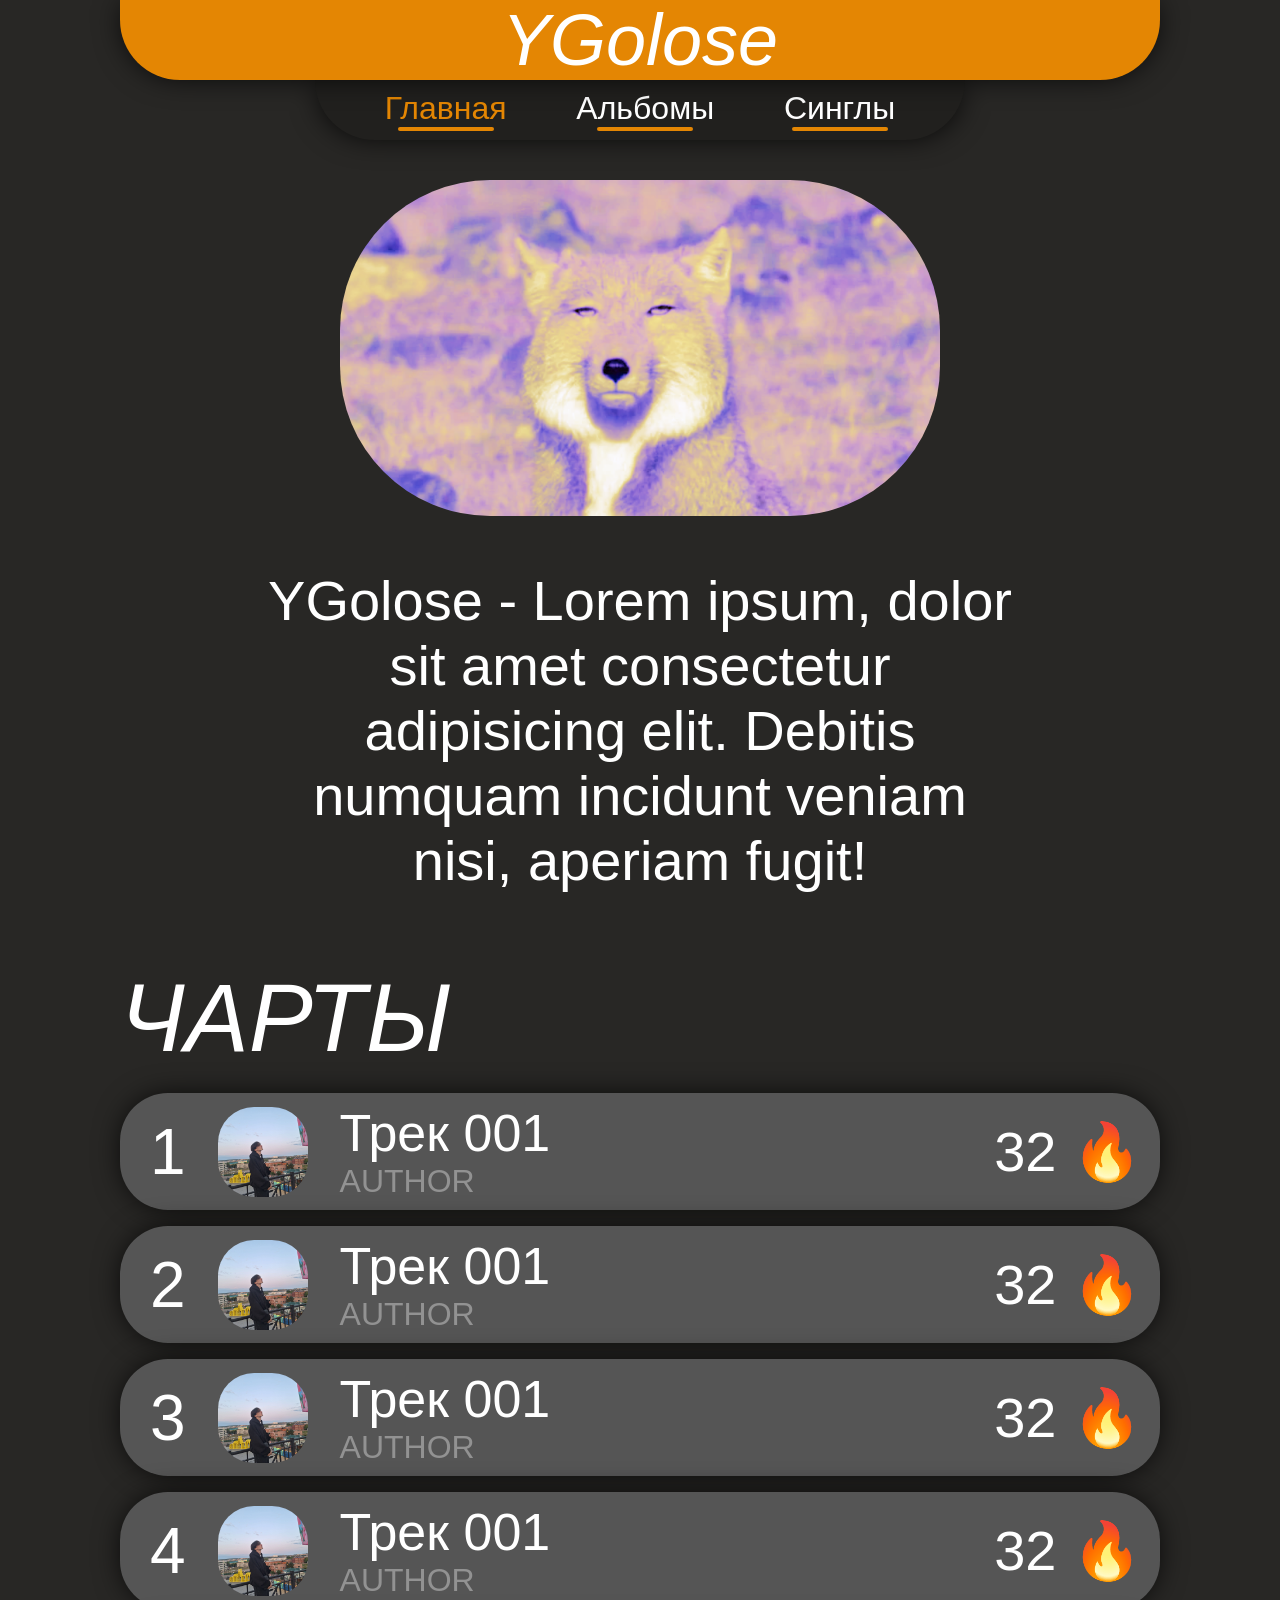
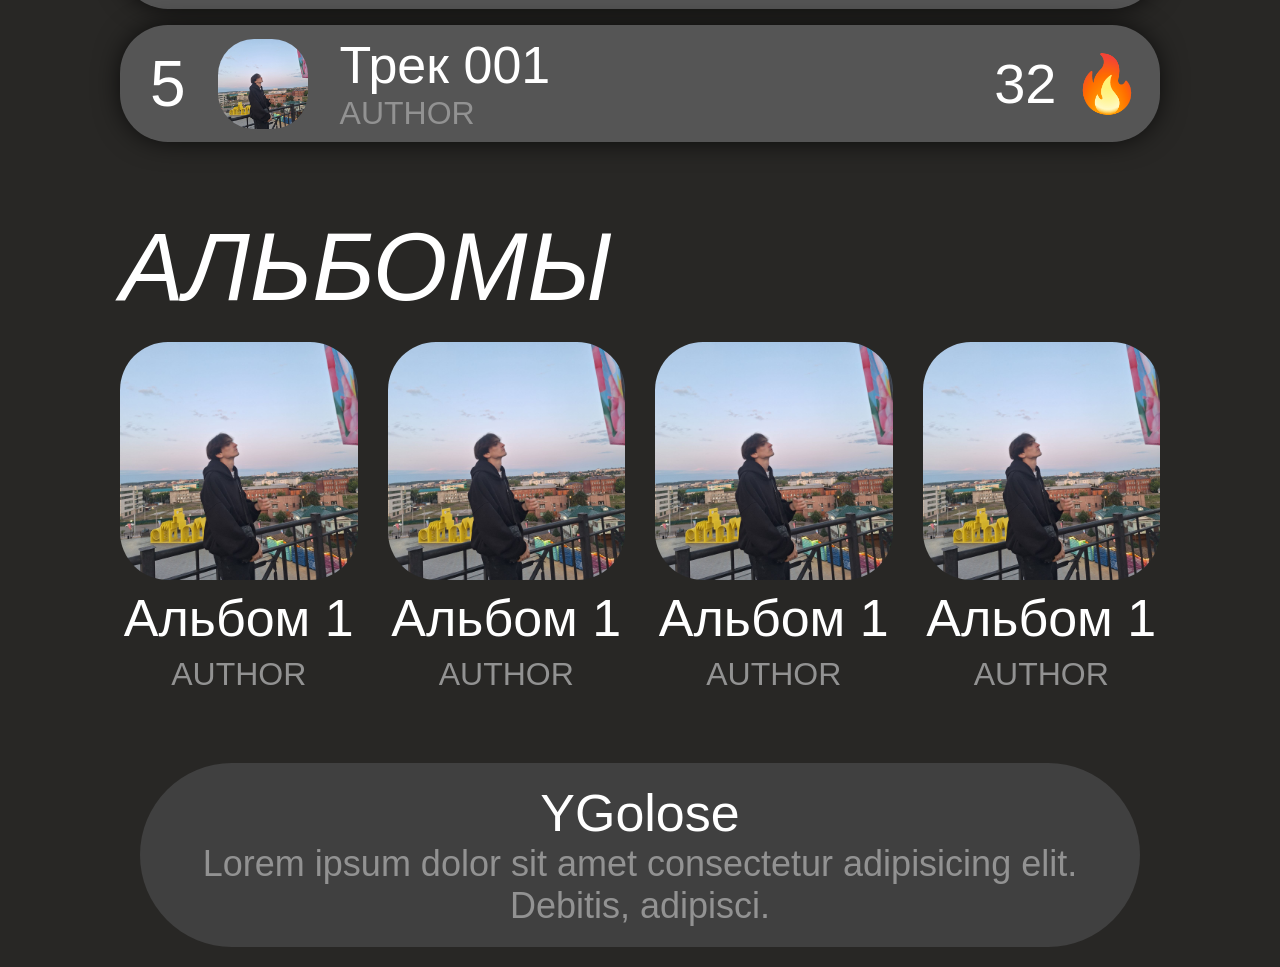
<file: index.html>
<!DOCTYPE html>
<html lang="ru">
<head>
    <meta charset="UTF-8">
    <meta name="viewport" content="width=device-width, initial-scale=1.0">
    <script type="module" src="js/index.js"></script>
    <link rel="stylesheet" href="./styles/style.css">
    <script src="./js/html-loader.js"></script>
    <title>YGolose</title>
</head>
<body>
    <header class="section sticky section-header-margin" id="place-header"></header>

    <main class="section section-padding section-margin">
        <img src="assets/main-logo.png" alt="main-logo" class="main-logo">
        <h2 class="text-main">
            YGolose - Lorem ipsum, dolor sit amet consectetur adipisicing elit. Debitis numquam incidunt veniam nisi, aperiam fugit!
        </h2>
    </main>

    <section class="section section-padding section-margin">
        <h2 class="section-title">ЧАРТЫ</h2>
        <ul class="charts-container">
            <!--Temp Tracks-->
            <a href="" class="charts-track shadow">
                <div class="charts-track-text">1</div>
                <img src="assets/temp-track.jpg" alt="track-image" class="chart-track-img">
                <div class="charts-track-info">
                    <h3 class="text-title">Трек 001</h3>
                    <h3 class="text-author">AUTHOR</h3>
                </div>
                <div class="charts-track-likes">32 🔥</div>
            </a>
            <a href="" class="charts-track shadow">
                <div class="charts-track-text">2</div>
                <img src="assets/temp-track.jpg" alt="track-image" class="chart-track-img">
                <div class="charts-track-info">
                    <h3 class="text-title">Трек 001</h3>
                    <h3 class="text-author">AUTHOR</h3>
                </div>
                <div class="charts-track-likes">32 🔥</div>
            </a>
            <a href="" class="charts-track shadow">
                <div class="charts-track-text">3</div>
                <img src="assets/temp-track.jpg" alt="track-image" class="chart-track-img">
                <div class="charts-track-info">
                    <h3 class="text-title">Трек 001</h3>
                    <h3 class="text-author">AUTHOR</h3>
                </div>
                <div class="charts-track-likes">32 🔥</div>
            </a>
            <a href="" class="charts-track shadow">
                <div class="charts-track-text">4</div>
                <img src="assets/temp-track.jpg" alt="track-image" class="chart-track-img">
                <div class="charts-track-info">
                    <h3 class="text-title">Трек 001</h3>
                    <h3 class="text-author">AUTHOR</h3>
                </div>
                <div class="charts-track-likes">32 🔥</div>
            </a>
            <a href="" class="charts-track shadow">
                <div class="charts-track-text">5</div>
                <img src="assets/temp-track.jpg" alt="track-image" class="chart-track-img">
                <div class="charts-track-info">
                    <h3 class="text-title">Трек 001</h3>
                    <h3 class="text-author">AUTHOR</h3>
                </div>
                <div class="charts-track-likes">32 🔥</div>
            </a>
            <!--Temp Tracks-->
        </ul>
    </section>

    <template id="charts-track">
        <li class="charts-track">
            <div class="main-text">1</div>
            <img src="" alt="track-image">
            <div class="charts-track-info">
                <h3 class="text-title">Трек 001</h3>
                <h3 class="text-author">AUTHOR</h3>
            </div>
            <div class="main-text">32 🔥</div>
        </li>
    </template>

    <section class="section section-padding section-margin">
        <h2 class="section-title">АЛЬБОМЫ</h2>
        <div class="albums-container">
            <!--Temp Albums-->
            <a href="" class="album-item">
                <img src="assets/temp-track.jpg" alt="album-image" class="album-image">
                <h3 class="text-title">Альбом 1</h3>
                <h3 class="text-author">AUTHOR</h3>
            </a>
            <a href="" class="album-item">
                <img src="assets/temp-track.jpg" alt="album-image" class="album-image">
                <h3 class="text-title">Альбом 1</h3>
                <h3 class="text-author">AUTHOR</h3>
            </a>
            <a href="" class="album-item">
                <img src="assets/temp-track.jpg" alt="album-image" class="album-image">
                <h3 class="text-title">Альбом 1</h3>
                <h3 class="text-author">AUTHOR</h3>
            </a>
            <a href="" class="album-item">
                <img src="assets/temp-track.jpg" alt="album-image" class="album-image">
                <h3 class="text-title">Альбом 1</h3>
                <h3 class="text-author">AUTHOR</h3>
            </a>
            <!--Temp Albums-->
        </div>
    </section>

    <template id="album-item">
        <div class="album-item">
            <img src="" alt="album-image">
            <h3 class="text-title">Альбом 1</h3>
            <h3 class="text-author">AUTHOR</h3>
        </div>
    </template>

    <footer class="section section-margin section-footer-padding" id="place-footer"></footer>
</body>
</html>
</file>
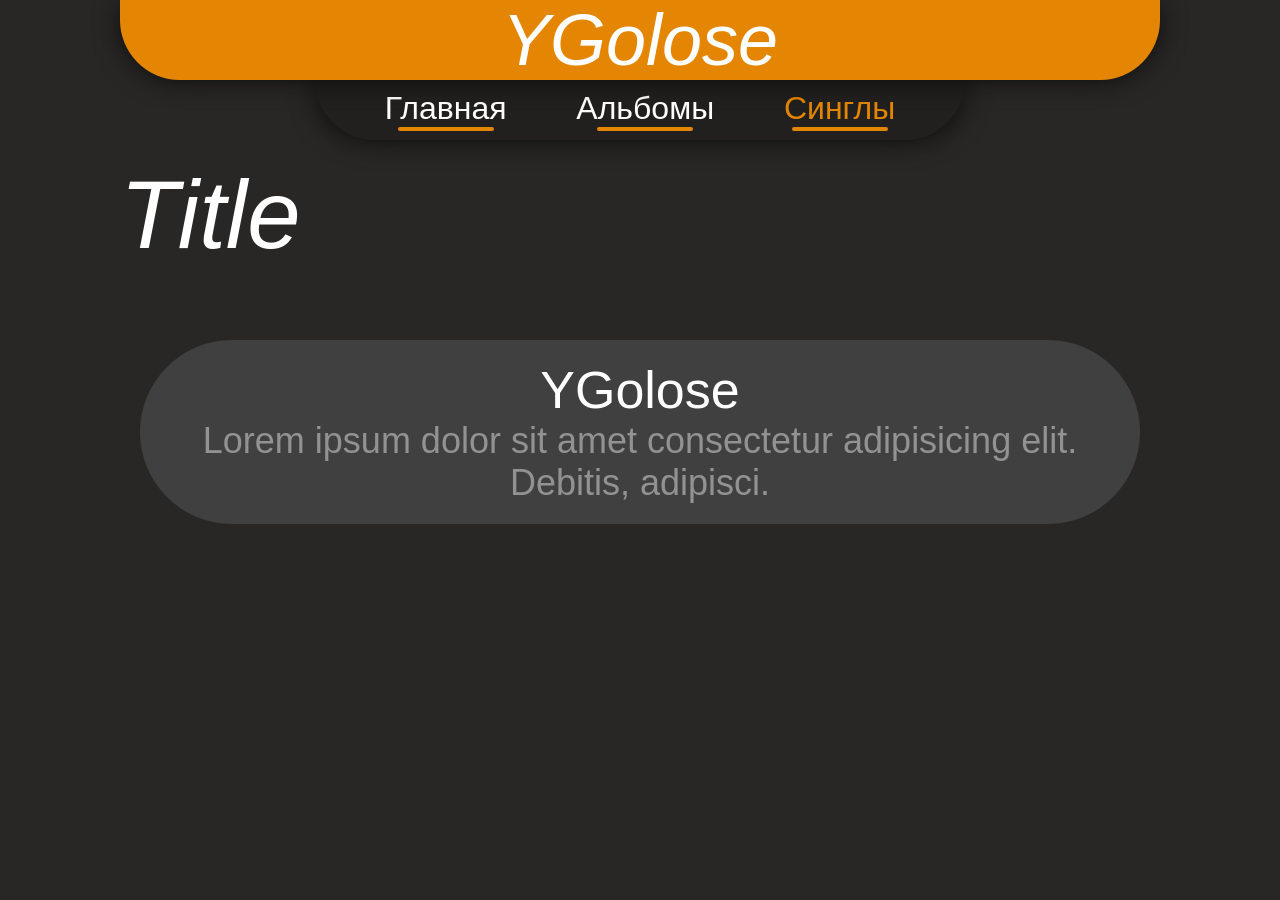
<file: pages/album.html>
<!DOCTYPE html>
<html lang="en">
<head>
    <meta charset="UTF-8">
    <meta name="viewport" content="width=device-width, initial-scale=1.0">
    <link rel="stylesheet" href="../styles/style.css">
    <script src="../js/html-loader.js"></script>
    <title>Album</title>
</head>
<body>
    <header class="section sticky section-header-margin" id="place-header"></header>

    <section class="section section-padding section-margin">
        <div class="section-title">Title</div>
    </section>

    <footer class="section section-margin section-footer-padding" id="place-footer"></footer>
</body>
</html>
</file>
<file: styles/style.css>
:root {
    --orange-color: #E48603;
    --nav-background-color: #21201E;
    --background-color: #282725;
    --charts-item-color: #555555;
    --charts-selected-item-color: #727272;
    --author-color: #929292;
    --footer-color: #404040;

    --section-radius: 60px;
}

body {
    background-color: var(--background-color);
}

* {
    margin: 0px;
    font-family: 'Franklin Gothic Medium', 'Arial Narrow', Arial, sans-serif;
    font-weight: 500;
}

.section {
    display: flex;
    justify-content: center;
    flex-direction: column;
    align-items: center;
}

.shadow {
    box-shadow: 0px 0px 30px -5px black;
}

.section-padding {
    padding: 20px 0px 50px 0;
}

.section-margin {
    margin: 0px 120px;
}

.section-header-margin {
    margin: 0px 120px;
}

.section-footer-padding {
    padding: 20px 20px;
}

.section-title {
    color: white;
    font-style: italic;
    font-size: 96px;
    font-weight: 100;
    align-self: flex-start;
}

/* Header */

.header {
    width: 100%;
    display: flex;
    justify-content: center;
    align-items: center; 
    background-color: var(--orange-color);
    border-radius: 0 0 60px 60px;
    height: 80px;
    position: relative;
    z-index: 2;
}

.header-title {
    color: white;
    font-size: 72px;
    font-style: italic;
    cursor: pointer;
    text-decoration: none;
}

.nav-container {
    display: flex;
    flex-direction: row;
    background-color: var(--nav-background-color);
    align-items: center;
    align-self: center;
    justify-content: space-evenly;
    border-radius: 0 0 100px 100px;
    width: 100%;
    max-width: 650px;
    height: 60px;
}

.nav-item {
    display: flex;
    flex-direction: column;
    text-decoration: none;
    color: white;
    font-size: 32px;
}

.underline {
    background-color: var(--orange-color);
    width: 96px;
    height: 4px;
    border-radius: 4px;
    align-self: center;
}

.sticky {
    position: sticky;
    top: 0;
    z-index: 100;
}

/* Main */

.main-logo {
    margin-top: 20px;
    width: 600px;
    border-radius: 150px;
}

.text-main {
    margin-top: 52px;
    max-width: 768px;
    font-weight: 300;
    font-size: 56px;
    color: white;
    text-align: center;
}

/* Charts */

.charts-container {
    display: flex;
    flex-direction: column;
    gap: 16px;
    list-style: none;
    padding: 0;
    width: 100%;
    margin-top: 20px;
}

.charts-track {
    display: flex;
    flex-direction: row;
    text-decoration: none;
    background-color: var(--charts-item-color);
    padding: 10px;
    border-radius: 48px;
    align-items: center;
    gap: 32px;
}

.charts-track-text {
    color: white;
    font-size: 64px;
    margin-left: 20px;
}

.chart-track-img {
    width: 90px;
    border-radius: 36px;
}

.text-title {
    color: white;
    font-size: 52px;
}

.text-author {
    color: var(--author-color);
    font-size: 32px;
}

.charts-track-likes {
    color: white;
    font-size: 56px;
    margin-left: auto;
    margin-right: 8px;
}

/* Albums */

.albums-container {
    display: grid;
    grid-template-columns: repeat(auto-fit, minmax(170px, 1fr));
    justify-content: center;
    gap: 30px;
    width: 100%;
    margin-top: 20px;
}

.album-item {
    display: flex;
    flex-direction: column;
    justify-content: center;
    align-items: center;
    text-decoration: none;
    gap: 8px;
}

.album-image {
    width: 100%;
    max-width: 350px;
    border-radius: 48px;
}

/* Footer */

.footer-section {
    background-color: var(--footer-color);
    border-radius: 100px;
    display: flex;
    flex-direction: column;
    align-items: center;
    padding: 20px;
}

.text-footer {
    color: var(--author-color);
    font-size: 36px;
    text-align: center;
}

/* JS Classes */

.selected-nav {
    color: var(--orange-color);
}

/*  */

/* Adaptive */

@media (max-width: 1200px) { /*Tablet*/
    .section-margin {
        margin: 0px 60px;
    }

    .section-header-margin {
        margin: 0px 60px;
    }
}

@media (max-width: 1024px) { /*Mini Tablet*/
    .section-margin {
        margin: 0px 30px;
    }

    .section-header-margin {
        margin: 0px 0px;
    }

    .main-logo {
        width: 420px;
        border-radius: 96px;
    }

    .text-main {
        font-size: 36px;
    }

    .charts-track {
        padding: 6px;
        gap: 24px;
        border-radius: 32px;
    }

    .charts-track-text {
        font-size: 48px;
        margin-left: 16px;
    }

    .chart-track-img {
        width: 76px;
        border-radius: 32px;
    }

    .text-title {
        font-size: 38px;
    }

    .text-author {
        font-size: 26px;
    }

    .charts-track-likes {
        font-size: 44px;
        margin-right: 7px;
    }

    .nav-item {
        font-size: 30px;
    }

    .underline {
        width: 90px;
        height: 4px;
    }

    .header {
        border-radius: 0;
    }
}

@media (max-width: 768px) { /*Big Phones*/
    .text-footer {
        font-size: 20px;
    }

    .section-margin {
        margin: 0px 30px;
    }

    .section-header-margin {
        margin: 0px 0px;
    }

    .section-title {
        font-size: 60px;
    }

    .charts-container {
        gap: 8px;
    }

    .charts-track {
        padding: 4px;
        gap: 16px;
        border-radius: 26px;
    }

    .charts-track-text {
        font-size: 24px;
        margin-left: 12px;
    }

    .chart-track-img {
        width: 56px;
        border-radius: 16px;
    }

    .text-title {
        font-size: 28px;
    }

    .text-author {
        font-size: 20px;
    }

    .charts-track-likes {
        font-size: 32px;
        margin-right: 5px;
    }
}

@media (max-width: 600px) {
    .section-margin {
        margin: 0px 20px;
    }

    .text-main {
        font-size: 24px;
    }

    .main-logo {
        width: 300px;
        border-radius: 70px;
    }

    .nav-item {
        font-size: 28px;
    }

    .underline {
        width: 82px;
        height: 3px;
    }

    .album-image {
        border-radius: 32px;
    }
}

@media (max-width: 430px) { /*Phones*/
    .albums-container {
        grid-template-columns: repeat(2, minmax(120px, auto)); 
        justify-content: center; 
        gap: 20px;
    }

    .section-margin {
        margin: 0px 10px;
    }

    .header-title {
        font-size: 40px;
    }

    .main-logo {
        width: 250px;
        border-radius: 50px;
    }

    .header {
        height: 52px;
    }

    .section-title {
        font-size: 40px;
    }

    .charts-container {
        gap: 6px;
    }

    .charts-track {
        padding: 4px;
        gap: 10px;
        border-radius: 26px;
    }

    .charts-track-text {
        font-size: 24px;
        margin-left: 12px;
    }

    .chart-track-img {
        width: 40px;
        border-radius: 12px;
    }

    .text-title {
        font-size: 18px;
    }

    .text-author {
        font-size: 16px;
    }

    .charts-track-likes {
        font-size: 24px;
        margin-right: 4px;
    }

    .text-footer {
        font-size: 16px;
    }

    .nav-item {
        font-size: 18px;
    }

    .underline {
        width: 40px;
        height: 2px;
    }

    .nav-container {
        height: 42px;
    }
}
</file>
